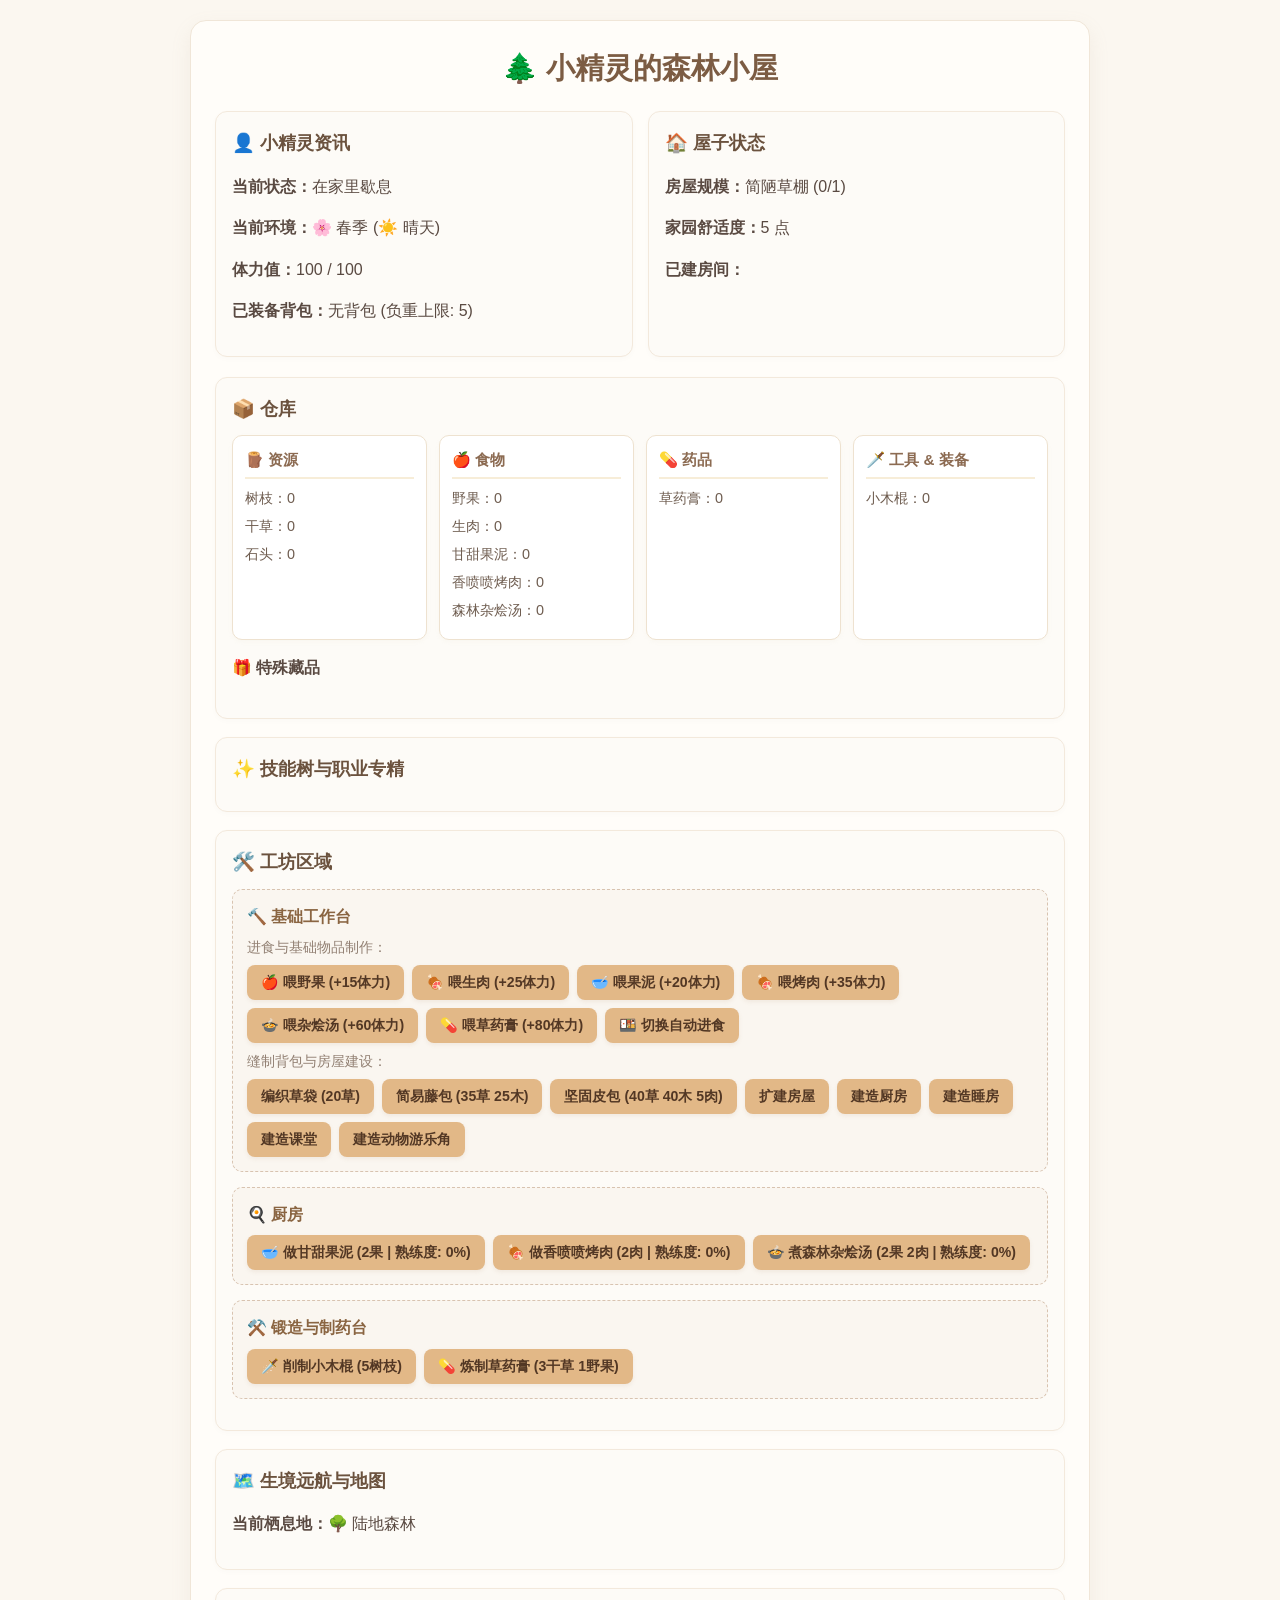
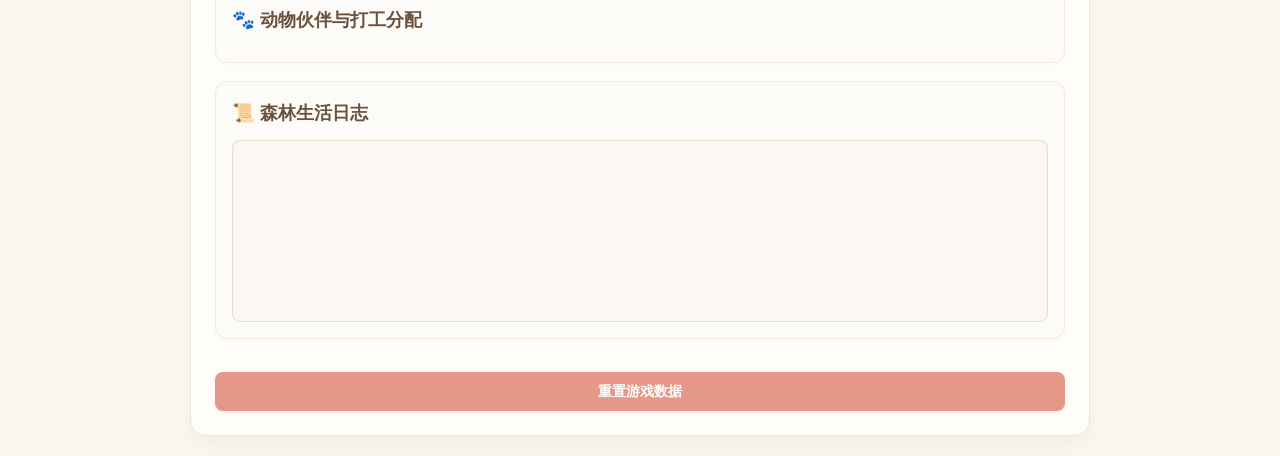
<file: index.html>
<!DOCTYPE html>
<html lang="zh-CN">
<head>
  <meta charset="UTF-8">
  <meta name="viewport" content="width=device-width, initial-scale=1.0">
  <title>小精灵的森林小屋</title>
  <link rel="stylesheet" href="style.css">
</head>
<body>
  <div class="game-container">
    <h1>🌲 小精灵的森林小屋</h1>

    <!-- 顶部双栏：小精灵资讯 vs 屋子状态 -->
    <div class="top-columns">
      <!-- 栏目一：小精灵个人资讯 -->
      <div class="status-card">
        <h3>👤 小精灵资讯</h3>
        <p><b>当前状态：</b><span id="elf-status">在家里歇息</span></p>
        <p><b>当前环境：</b><span id="environment-info">🌸 春季 (☀️ 晴天)</span></p>
        <p><b>体力值：</b><span id="stamina">100</span> / 100</p>
        <p><b>已装备背包：</b><span id="backpack-info">无背包 (负重上限: 5)</span></p>
      </div>

      <!-- 栏目二：屋子状态 -->
      <div class="status-card">
        <h3>🏠 屋子状态</h3>
        <p><b>房屋规模：</b><span id="house-level-info">简陋草棚 (0/1)</span></p>
        <p><b>家园舒适度：</b><span id="house-comfort-info">5 点</span></p>
        <p><b>已建房间：</b></p>
        <div id="room-list" class="tag-container"></div>
      </div>
    </div>

    <!-- 仓库面板（按分类排列） -->
    <div class="section-box">
      <h3>📦 仓库</h3>
      <div class="warehouse-grid">
        <div class="warehouse-category">
          <h4>🪵 资源</h4>
          <ul>
            <li>树枝：<span id="res-wood">0</span></li>
            <li>干草：<span id="res-grass">0</span></li>
            <li>石头：<span id="res-stone">0</span></li>
          </ul>
        </div>
        
        <div class="warehouse-category">
          <h4>🍎 食物</h4>
          <ul>
            <li>野果：<span id="res-fruit">0</span></li>
            <li>生肉：<span id="res-meat">0</span></li>
            <li>甘甜果泥：<span id="res-fruitMashing">0</span></li>
            <li>香喷喷烤肉：<span id="res-roastedMeat">0</span></li>
            <li>森林杂烩汤：<span id="res-meatStew">0</span></li>
          </ul>
        </div>

        <div class="warehouse-category">
          <h4>💊 药品</h4>
          <ul>
            <li>草药膏：<span id="res-medicine">0</span></li>
          </ul>
        </div>

        <div class="warehouse-category">
          <h4>🗡️ 工具 & 装备</h4>
          <ul>
            <li>小木棍：<span id="res-weapon">0</span></li>
          </ul>
        </div>
      </div>

      <!-- 特殊藏品区 -->
      <h4 style="margin-top: 15px;">🎁 特殊藏品</h4>
      <div id="special-item-list" class="tag-container"></div>
    </div>

    <div class="section-box">
      <h3>✨ 技能树与职业专精</h3>
      <div id="skill-panel"></div>
    </div>

    <!-- 制作与建筑区域（三个独立台座） -->
    <div class="section-box">
      <h3>🛠️ 工坊区域</h3>
      
      <!-- 基础工作台（背包 & 房屋扩建） -->
      <div class="workbench-block">
        <h4>🔨 基础工作台</h4>
        <p class="section-sub">进食与基础物品制作：</p>
        <div class="button-group">
          <button id="btn-eat-fruit" onclick="eatFruit()">🍎 喂野果 (+15体力)</button>
          <button id="btn-eat-meat" onclick="eatMeat()">🍖 喂生肉 (+25体力)</button>
          <button id="btn-eat-fruitMashing" onclick="eatFood('fruitMashing')">🥣 喂果泥 (+20体力)</button>
          <button id="btn-eat-roastedMeat" onclick="eatFood('roastedMeat')">🍖 喂烤肉 (+35体力)</button>
          <button id="btn-eat-meatStew" onclick="eatFood('meatStew')">🍲 喂杂烩汤 (+60体力)</button>
          <button id="btn-use-medicine" onclick="useMedicine()">💊 喂草药膏 (+80体力)</button>
          <button onclick="toggleAutoEat()">🍱 切换自动进食</button>
        </div>

        <p class="section-sub">缝制背包与房屋建设：</p>
        <div class="button-group">
          <button id="btn-bag-straw" onclick="craftBackpack('straw')">编织草袋 (20草)</button>
          <button id="btn-bag-leather" onclick="craftBackpack('leather')">简易藤包 (35草 25木)</button>
          <button id="btn-bag-sturdy" onclick="craftBackpack('sturdy')">坚固皮包 (40草 40木 5肉)</button>
          <button id="btn-upgrade-house" onclick="upgradeHouse()">扩建房屋</button>
          <button id="btn-build-kitchen" onclick="buildRoom('kitchen')">建造厨房</button>
          <button id="btn-build-bedroom" onclick="buildRoom('bedroom')">建造睡房</button>
          <button id="btn-build-classroom" onclick="buildRoom('classroom')">建造课堂</button>
          <button id="btn-build-petcorner" onclick="buildRoom('petcorner')">建造动物游乐角</button>
        </div>
      </div>

      <!-- 🍳 厨房 -->
      <div class="workbench-block">
        <h4>🍳 厨房</h4>
        <div class="button-group">
          <button id="btn-cook-fruitMashing" onclick="cookFood('fruitMashing')">
            🥣 做甘甜果泥 (2果 | 熟练度: <span id="exp-fruitMashing">0%</span>)
          </button>
          <button id="btn-cook-roastedMeat" onclick="cookFood('roastedMeat')">
            🍖 做香喷喷烤肉 (2肉 | 熟练度: <span id="exp-roastedMeat">0%</span>)
          </button>
          <button id="btn-cook-meatStew" onclick="cookFood('meatStew')">
            🍲 煮森林杂烩汤 (2果 2肉 | 熟练度: <span id="exp-meatStew">0%</span>)
          </button>
        </div>
      </div>

      <!-- ⚒️ 锻造台（武器与草药制作） -->
      <div class="workbench-block">
        <h4>⚒️ 锻造与制药台</h4>
        <div class="button-group">
          <button id="btn-weapon" onclick="craftWeapon()">🗡️ 削制小木棍 (5树枝)</button>
          <button id="btn-craft-medicine" onclick="craftMedicine()">💊 炼制草药膏 (3干草 1野果)</button>
        </div>
      </div>
    </div>

    <!-- 在 game-container 中，动物朋友板块上方添加：生境地图与探险控制台 -->
    <div class="section-box">
      <h3>🗺️ 生境远航与地图</h3>
      <p><b>当前栖息地：</b><span id="current-biome-text">🌳 陆地森林</span></p>
      <div class="button-group" id="biome-button-group">
        <!-- 由 ui_3.js 动态渲染前往/解锁按钮 -->
      </div>
    </div>

    <!-- 森林里的动物朋友 -->
    <div class="section-box">
      <h3>🐾 动物伙伴与打工分配</h3>
      <div id="animal-list"></div>
    </div>

    <!-- 日志面板 -->
    <div class="section-box">
      <h3>📜 森林生活日志</h3>
      <div id="log-box"></div>
    </div>

    <button class="reset-btn" onclick="resetData()">重置游戏数据</button>
  </div>

  <script src="js/config.js"></script>
  <script src="js/db.js"></script>
  <script src="js/state.js"></script>
  <script src="js/ui.js"></script>
  <script src="js/actions.js"></script>
  <script src="js/main.js"></script>
</body>
</html>
</file>
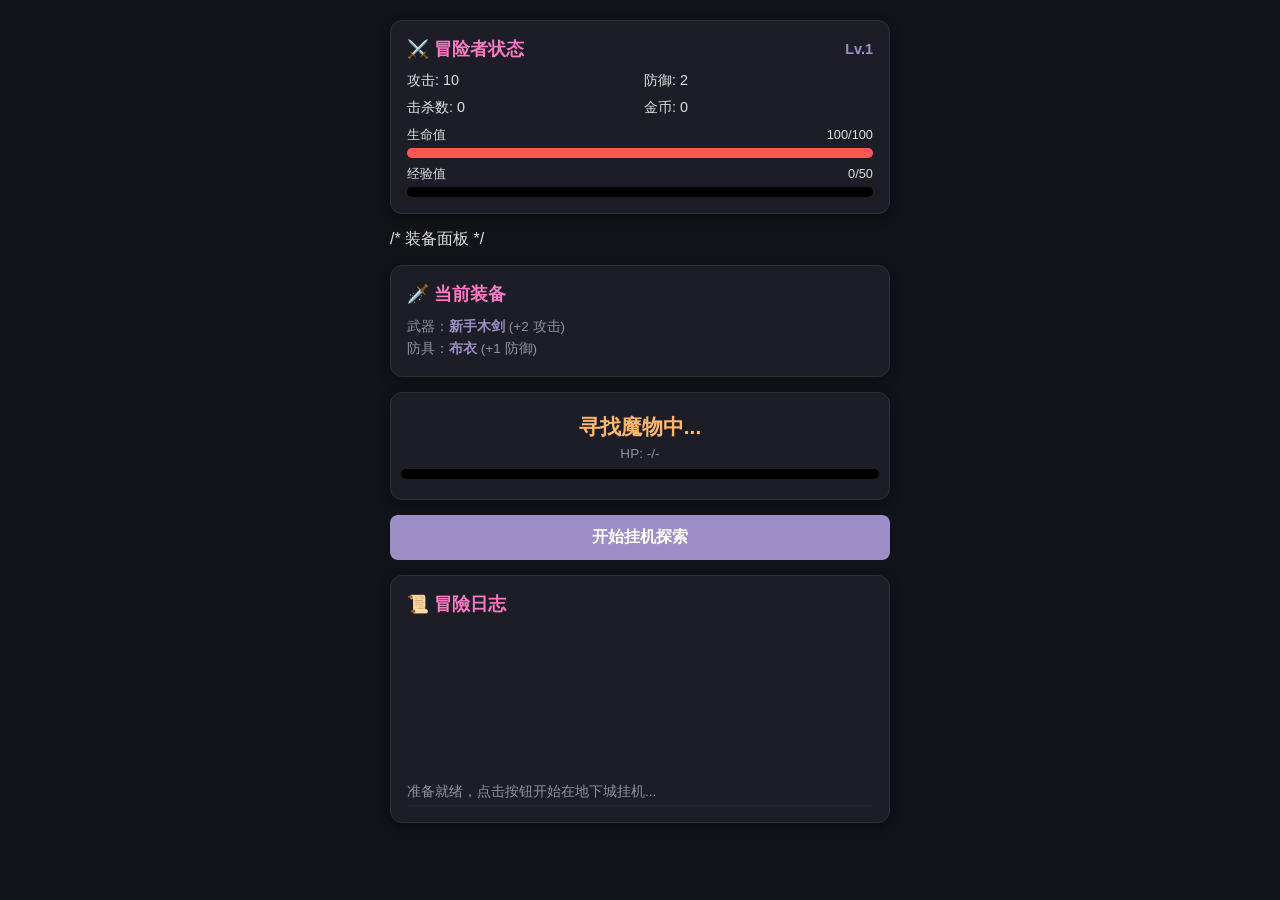
<file: selfmake_rpg.html>
<!DOCTYPE html>
<html lang="zh-CN">
<head>
    <meta charset="UTF-8">
    <meta name="viewport" content="width=device-width, initial-scale=1.0">
    <title>异世界地下城挂机录 - Text RPG</title>
    <style>
        :root {
            --bg-color: #121319;
            --card-bg: #1c1d26;
            --primary: #9d8ec7;
            --accent: #ff79c6;
            --text: #e0e0e0;
            --subtext: #9090a0;
            --border: #2e303e;
            --hp-color: #ff5555;
            --exp-color: #50fa7b;
        }

        * { box-sizing: border-box; margin: 0; padding: 0; font-family: 'Segoe UI', "Microsoft YaHei", sans-serif; }
        body { background: var(--bg-color); color: var(--text); padding: 20px; display: flex; justify-content: center; }
        .game-container { width: 100%; max-width: 500px; display: flex; flex-direction: column; gap: 15px; }

        /* 卡片通用样式 */
        .card { background: var(--card-bg); border: 1px solid var(--border); border-radius: 12px; padding: 16px; box-shadow: 0 4px 12px rgba(0,0,0,0.3); }
        .title { color: var(--accent); font-size: 1.1rem; font-weight: bold; margin-bottom: 10px; display: flex; justify-content: space-between; align-items: center; }

        /* 属性面板 */
        .stats-grid { display: grid; grid-template-columns: 1fr 1fr; gap: 8px; font-size: 0.9rem; margin-bottom: 10px; }
        .bar-container { background: #000; height: 10px; border-radius: 5px; overflow: hidden; margin-top: 4px; }
        .bar-fill { height: 100%; transition: width 0.3s ease; }

        /* 战斗展示 */
        .battle-zone { text-align: center; padding: 20px 10px; }
        .monster-name { font-size: 1.3rem; color: #ffb86c; font-weight: bold; margin-bottom: 5px; }
        .monster-hp { font-size: 0.85rem; color: var(--subtext); }

        /* 装备面板 */
        .equip-box { font-size: 0.85rem; color: var(--subtext); line-height: 1.6; }
        .equip-name { color: var(--primary); font-weight: bold; }

        /* 挂机控制按钮 */
        .btn { width: 100%; padding: 12px; border: none; border-radius: 8px; background: var(--primary); color: #fff; font-size: 1rem; font-weight: bold; cursor: pointer; transition: 0.2s; }
        .btn:hover { opacity: 0.9; }
        .btn.active { background: var(--hp-color); }

        /* 日志区域 */
        .log-box { height: 180px; overflow-y: auto; font-size: 0.85rem; display: flex; flex-direction: column-reverse; gap: 6px; }
        .log-item { color: var(--subtext); border-bottom: 1px solid #222430; padding-bottom: 4px; }
        .log-item .highlight { color: var(--accent); }
        .log-item .gain { color: var(--exp-color); }
    </style>
</head>
<body>

<div class="game-container">
    <div class="card">
        <div class="title">
            <span>⚔️ 冒险者状态</span>
            <span id="player-level" style="font-size: 0.9rem; color: var(--primary);">Lv.1</span>
        </div>
        <div class="stats-grid">
            <div>攻击: <span id="player-atk">10</span></div>
            <div>防御: <span id="player-def">2</span></div>
            <div>击杀数: <span id="player-kills">0</span></div>
            <div>金币: <span id="player-gold">0</span></div>
        </div>
        <div>
            <div style="font-size: 0.8rem; display: flex; justify-content: space-between;">
                <span>生命值</span>
                <span id="hp-text">100/100</span>
            </div>
            <div class="bar-container"><div id="hp-bar" class="bar-fill" style="background: var(--hp-color); width: 100%;"></div></div>
        </div>
        <div style="margin-top: 8px;">
            <div style="font-size: 0.8rem; display: flex; justify-content: space-between;">
                <span>经验值</span>
                <span id="exp-text">0/50</span>
            </div>
            <div class="bar-container"><div id="exp-bar" class="bar-fill" style="background: var(--exp-color); width: 0%;"></div></div>
        </div>
    </div>

    /* 装备面板 */
    <div class="card">
        <div class="title">🗡️ 当前装备</div>
        <div class="equip-box">
            武器：<span id="weapon-name" class="equip-name">新手木剑</span> (+<span id="weapon-atk">2</span> 攻击)<br>
            防具：<span id="armor-name" class="equip-name">布衣</span> (+<span id="armor-def">1</span> 防御)
        </div>
    </div>

    <div class="card battle-zone">
        <div class="monster-name" id="monster-name">寻找魔物中...</div>
        <div class="monster-hp" id="monster-hp-text">HP: -/-</div>
        <div class="bar-container" style="margin-top: 8px;">
            <div id="monster-hp-bar" class="bar-fill" style="background: var(--accent); width: 0%;"></div>
        </div>
    </div>

    <button id="toggle-btn" class="btn" onclick="toggleAutoBattle()">开始挂机探索</button>

    <div class="card">
        <div class="title">📜 冒險日志</div>
        <div class="log-box" id="log-box">
            <div class="log-item">准备就绪，点击按钮开始在地下城挂机...</div>
        </div>
    </div>
</div>

<script>
    // 玩家数据
    let player = {
        level: 1, hp: 100, maxHp: 100, atk: 8, def: 2, exp: 0, maxExp: 50, gold: 0, kills: 0,
        weaponAtk: 2, armorDef: 1
    };

    // 怪物数据库（二次元/日式风格）
    const monsters = [
        { name: "史莱姆", hp: 30, atk: 5, exp: 15, gold: 5 },
        { name: "迷失的哥布林", hp: 50, atk: 9, exp: 25, gold: 12 },
        { name: "疯狂的野花妖", hp: 80, atk: 14, exp: 40, gold: 20 },
        { name: "洞窟毒蜘蛛", hp: 130, atk: 22, exp: 65, gold: 35 },
        { name: "地下城骷髅兵", hp: 200, atk: 32, exp: 100, gold: 50 },
        { name: "暗黑魔法使", hp: 320, atk: 48, exp: 160, gold: 80 }
    ];

    // 装备掉落库
    const weaponNames = ["铁剑", "钢制长剑", "精灵之刃", "屠龙大剑", "圣光符文剑"];
    const armorNames = ["皮甲", "锁子甲", "骑士重铠", "龙鳞铠甲", "圣者法袍"];

    let currentMonster = null;
    let isAuto = false;
    let timer = null;

    // 挂机开关
    function toggleAutoBattle() {
        isAuto = !isAuto;
        const btn = document.getElementById("toggle-btn");
        if (isAuto) {
            btn.innerText = "暂停自动挂机";
            btn.classList.add("active");
            gameLoop();
        } else {
            btn.innerText = "开始挂机探索";
            btn.classList.remove("active");
            clearTimeout(timer);
        }
    }

    // 主游戏循环
    function gameLoop() {
        if (!isAuto) return;

        // 如果没有怪物，生成一只
        if (!currentMonster || currentMonster.hp <= 0) {
            spawnMonster();
            timer = setTimeout(gameLoop, 1000);
            return;
        }

        // 玩家攻击
        let playerTotalAtk = player.atk + player.weaponAtk;
        let damageToMonster = Math.max(1, playerTotalAtk);
        currentMonster.hp -= damageToMonster;
        
        if (currentMonster.hp <= 0) {
            currentMonster.hp = 0;
            updateUI();
            addLog(`击败了 <span class="highlight">${currentMonster.name}</span>！获得 <span class="gain">${currentMonster.exp} 经验</span>，<span class="gain">${currentMonster.gold} 金币</span>。`);
            
            // 结算奖励
            player.exp += currentMonster.exp;
            player.gold += currentMonster.gold;
            player.kills++;
            
            // 随机装备掉落 (15% 概率)
            if (Math.random() < 0.15) {
                dropEquipment();
            }

            checkLevelUp();
            currentMonster = null;
            // 击杀后自然回满血
            player.hp = player.maxHp;
            timer = setTimeout(gameLoop, 1200);
        } else {
            // 怪物反击
            let damageToPlayer = Math.max(1, currentMonster.atk - (player.def + player.armorDef));
            player.hp -= damageToPlayer;

            if (player.hp <= 0) {
                player.hp = player.maxHp;
                addLog(`<span style="color:var(--hp-color)">倒下了！被迫返回营地休息，失去部分挂机节奏...</span>`);
                currentMonster = null;
                timer = setTimeout(gameLoop, 2500); // 战败惩罚：等待更长时间
            } else {
                timer = setTimeout(gameLoop, 800);
            }
        }
        updateUI();
    }

    // 生成怪物
    function spawnMonster() {
        // 根据玩家等级动态选取怪物类型
        let maxIndex = Math.min(Math.floor(player.level / 2), monsters.length - 1);
        let base = monsters[Math.floor(Math.random() * (maxIndex + 1))];
        
        // 数值随玩家等级小幅浮动
        currentMonster = {
            name: base.name,
            maxHp: Math.floor(base.hp * (1 + player.level * 0.1)),
            hp: Math.floor(base.hp * (1 + player.level * 0.1)),
            atk: Math.floor(base.atk * (1 + player.level * 0.1)),
            exp: Math.floor(base.exp * (1 + player.level * 0.05)),
            gold: Math.floor(base.gold * (1 + player.level * 0.05))
        };
        addLog(`遭遇了 <span class="highlight">${currentMonster.name}</span> !`);
        updateUI();
    }

    // 升级检查
    function checkLevelUp() {
        if (player.exp >= player.maxExp) {
            player.level++;
            player.exp -= player.maxExp;
            player.maxExp = Math.floor(player.maxExp * 1.5);
            player.maxHp += 20;
            player.hp = player.maxHp;
            player.atk += 3;
            player.def += 1;
            addLog(`🎉 <span class="gain">等级提升至 Lv.${player.level}！属性大幅增加！</span>`);
        }
    }

    // 掉落装备
    function dropEquipment() {
        let isWeapon = Math.random() > 0.5;
        if (isWeapon) {
            let newAtk = player.weaponAtk + Math.floor(Math.random() * 3) + 1;
            if (newAtk > player.weaponAtk) {
                player.weaponAtk = newAtk;
                let name = weaponNames[Math.min(Math.floor(newAtk / 4), weaponNames.length - 1)];
                document.getElementById("weapon-name").innerText = name;
                document.getElementById("weapon-atk").innerText = newAtk;
                addLog(`✨ 掉落并装备了新武器 <span class="highlight">${name}</span> (攻击+${newAtk})！`);
            }
        } else {
            let newDef = player.armorDef + Math.floor(Math.random() * 2) + 1;
            if (newDef > player.armorDef) {
                player.armorDef = newDef;
                let name = armorNames[Math.min(Math.floor(newDef / 3), armorNames.length - 1)];
                document.getElementById("armor-name").innerText = name;
                document.getElementById("armor-def").innerText = newDef;
                addLog(`🛡️ 掉落并装备了新防具 <span class="highlight">${name}</span> (防御+${newDef})！`);
            }
        }
    }

    // UI 刷新
    function updateUI() {
        document.getElementById("player-level").innerText = `Lv.${player.level}`;
        document.getElementById("player-atk").innerText = player.atk + player.weaponAtk;
        document.getElementById("player-def").innerText = player.def + player.armorDef;
        document.getElementById("player-kills").innerText = player.kills;
        document.getElementById("player-gold").innerText = player.gold;

        document.getElementById("hp-text").innerText = `${Math.max(0, player.hp)}/${player.maxHp}`;
        document.getElementById("hp-bar").style.width = `${(Math.max(0, player.hp) / player.maxHp) * 100}%`;

        document.getElementById("exp-text").innerText = `${player.exp}/${player.maxExp}`;
        document.getElementById("exp-bar").style.width = `${(player.exp / player.maxExp) * 100}%`;

        if (currentMonster) {
            document.getElementById("monster-name").innerText = currentMonster.name;
            document.getElementById("monster-hp-text").innerText = `HP: ${Math.max(0, currentMonster.hp)}/${currentMonster.maxHp}`;
            document.getElementById("monster-hp-bar").style.width = `${(Math.max(0, currentMonster.hp) / currentMonster.maxHp) * 100}%`;
        } else {
            document.getElementById("monster-name").innerText = "寻找魔物中...";
            document.getElementById("monster-hp-text").innerText = `HP: -/-`;
            document.getElementById("monster-hp-bar").style.width = `0%`;
        }
    }

    // 增加日志
    function addLog(text) {
        const logBox = document.getElementById("log-box");
        const logItem = document.createElement("div");
        logItem.className = "log-item";
        logItem.innerHTML = `> ${text}`;
        logBox.insertBefore(logItem, logBox.firstChild);
    }
</script>
</body>
</html>
</file>
<file: style.css>
/* ==========================================
   🌲 小精灵的森林小屋 - 柔和暖色调主题 (style_2.css)
   ========================================== */

/* 全局基础与背景 */
body {
  font-family: -apple-system, BlinkMacSystemFont, "Segoe UI", Roboto, "PingFang SC", "Hiragino Sans GB", "Microsoft YaHei", sans-serif;
  background-color: #fbf7f0; /* 柔和暖米白背景 */
  color: #5a4a42;            /* 温暖深褐灰色字，比纯黑更柔和 */
  margin: 0;
  padding: 20px 10px;
  line-height: 1.6;
}

.game-container {
  max-width: 850px;
  margin: 0 auto;
  background: #fffdf9;       /* 奶油白主容器 */
  padding: 24px;
  border-radius: 16px;
  box-shadow: 0 8px 20px rgba(180, 160, 140, 0.12); /* 浅棕色柔和阴影 */
  border: 1px solid #f0e6d8;
}

h1 {
  text-align: center;
  color: #7c5c43;            /* 暖木棕色标题 */
  margin-top: 0;
  margin-bottom: 20px;
  font-size: 1.8rem;
}

h3 {
  color: #6b523e;
  margin-top: 0;
  margin-bottom: 12px;
  font-size: 1.15rem;
}

/* 顶部双栏布局 */
.top-columns {
  display: flex;
  gap: 15px;
  margin-bottom: 20px;
}

.top-columns .status-card {
  flex: 1;
  margin-bottom: 0;
}

/* 通用板块与卡片 */
.status-card, .section-box {
  background: #fdfbf7;
  border: 1px solid #f3e9dc;  /* 淡淡的麦秆色边框 */
  border-radius: 12px;
  padding: 16px;
  margin-bottom: 18px;
  box-shadow: 0 2px 6px rgba(0, 0, 0, 0.02);
}

/* 仓库分类网格 */
.warehouse-grid {
  display: grid;
  grid-template-columns: repeat(auto-fit, minmax(170px, 1fr));
  gap: 12px;
  margin-top: 10px;
}

.warehouse-category {
  background: #ffffff;
  border: 1px solid #eee2d0;
  border-radius: 10px;
  padding: 12px;
  box-shadow: 0 2px 4px rgba(220, 200, 180, 0.08);
}

.warehouse-category h4 {
  margin: 0 0 8px 0;
  color: #8c6b52;
  font-size: 0.95rem;
  border-bottom: 2px solid #f7edd8;
  padding-bottom: 4px;
}

.warehouse-category ul {
  list-style: none;
  padding: 0;
  margin: 0;
  font-size: 0.9rem;
  color: #6e5c4f;
}

.warehouse-category li {
  margin-bottom: 5px;
}

.skill-list {
  display: grid;
  grid-template-columns: repeat(auto-fit, minmax(180px, 1fr));
  gap: 12px;
  margin: 10px 0;
}

.skill-node {
  background: #ffffff;
  border: 1px solid #eee1d0;
  padding: 10px;
  border-radius: 8px;
  display: flex;
  flex-direction: column;
  gap: 4px;
}

.skill-node progress {
  width: 100%;
  height: 8px;
  accent-color: #e2b887;
}

/* 天赋树网格 */
.talent-tree {
  margin-top: 12px;
}

.talent-card {
  background: #ffffff;
  border: 1px solid #e2d2be;
  border-radius: 8px;
  padding: 12px;
  margin-top: 8px;
  display: flex;
  justify-content: space-between;
  align-items: center;
}

.talent-card.unlocked {
  background: #f0f9ff;
  border-color: #bae6fd;
}

/* 工坊与独立模块 */
.workbench-block {
  background: #faf6f0;
  border: 1px dashed #d8c3b0;
  border-radius: 10px;
  padding: 14px;
  margin-bottom: 15px;
}

.workbench-block h4 {
  margin: 0 0 8px 0;
  color: #8a6542;
  font-size: 1rem;
}

.section-sub {
  font-size: 0.85rem;
  color: #928073;
  margin: 8px 0 6px 0;
}

/* 按钮样式（温暖柔和马卡龙调） */
.button-group {
  display: flex;
  flex-wrap: wrap;
  gap: 8px;
}

button {
  background-color: #e2b887;  /* 暖燕麦棕 */
  color: #523724;
  border: none;
  padding: 8px 14px;
  border-radius: 8px;
  font-size: 0.88rem;
  font-weight: 600;
  cursor: pointer;
  transition: all 0.2s ease;
  box-shadow: 0 2px 4px rgba(160, 120, 80, 0.1);
}

button:hover {
  background-color: #d6a873;
  transform: translateY(-1px);
}

button:disabled {
  background-color: #ebdcd0;  /* 禁用时为淡哑光灰棕 */
  color: #b5a499;
  cursor: not-allowed;
  transform: none;
  box-shadow: none;
}

/* 标签容器（房间、特殊藏品） */
.tag-container {
  display: flex;
  flex-wrap: wrap;
  gap: 6px;
  margin-top: 6px;
}

.room-tag {
  background-color: #f5eada;
  border: 1px solid #e0ceb5;
  color: #73573f;
  padding: 3px 10px;
  border-radius: 12px;
  font-size: 0.82rem;
}

/* 动物朋友卡片 */
.animal-card {
  background: #ffffff;
  border: 1px solid #eee1d0;
  padding: 8px 12px;
  border-radius: 8px;
  margin-bottom: 6px;
  font-size: 0.9rem;
}

/* 日志面板 */
#log-box {
  background: #fbf8f3;
  border: 1px solid #ebdccb;
  border-radius: 8px;
  height: 160px;
  overflow-y: auto;
  padding: 10px;
  font-size: 0.88rem;
  color: #635347;
}

.log-entry {
  margin-bottom: 6px;
  line-height: 1.4;
}

.time-stamp {
  color: #b39b89;
  margin-right: 6px;
  font-size: 0.8rem;
}

/* 重置按钮 */
.reset-btn {
  background-color: #e59888;  /* 柔和珊瑚暖粉色 */
  color: #ffffff;
  width: 100%;
  margin-top: 15px;
  padding: 10px;
}

.reset-btn:hover {
  background-color: #d88170;
}

/* 移动端响应式兼容 */
@media (max-width: 600px) {
  .top-columns {
    flex-direction: column;
  }
}
</file>
